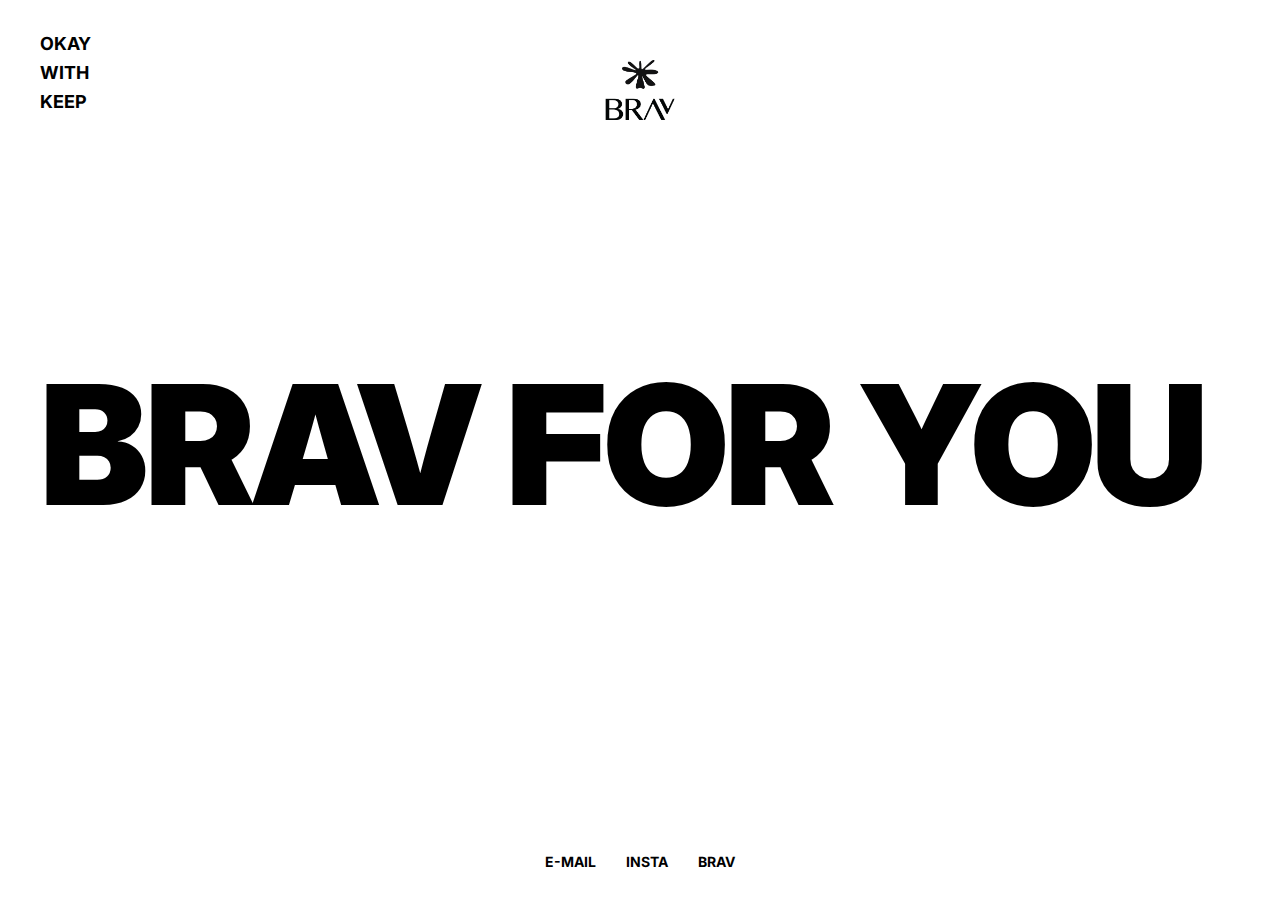
<file: index.html>
<!DOCTYPE html>
<html lang="ko">
<head>
    <meta charset="UTF-8">
    <meta name="viewport" content="width=device-width, initial-scale=1.0">
    <title>BRAV FOR YOU</title>
    <link rel="stylesheet" href="style.css">
    <link rel="preconnect" href="https://fonts.googleapis.com">
    <link rel="preconnect" href="https://fonts.gstatic.com" crossorigin>
    <link href="https://fonts.googleapis.com/css2?family=Inter:wght@400;700;900&display=swap" rel="stylesheet">
    <link href="https://fonts.googleapis.com/css2?family=Montserrat:wght@700;900&display=swap" rel="stylesheet">
</head>
<body class="page-home">
    
    <div class="container">
        <header>
            <div class="header-left">
                <a href="okay.html">OKAY</a>
                <a href="with.html">WITH</a>
                <a href="keep.html">KEEP</a>
            </div>
            <div class="logo">
                <a href="index.html">
                    <img src="logo.png" alt="BRAV Logo" class="logo-img">
                </a>
            </div>
        </header>

        <main>
            <div class="slideshow-container">
                <img src="okay.png" class="slide" alt="Okay Hoodie">
                <img src="with.png" class="slide" alt="With Mug">
                <img src="keep.png" class="slide" alt="Keep Notebook">
                <img src="keep2.png" class="slide slide-pen" alt="Keep Pen"> 
            </div>

            <div class="main-title-wrapper">
                <h1 class="main-title">BRAV FOR YOU</h1>
            </div>
        </main>

        <footer>
            <div class="footer-links">
                <a href="mailto:leehyeji0916@gmail.com">E-MAIL</a>
                <a href="https://www.instagram.com/neulz.ip" target="_blank">INSTA</a>
                <a href="about.html">BRAV</a>
            </div>
        </footer>
    </div>

    <script src="script.js"></script>
</body>
</html>
</file>
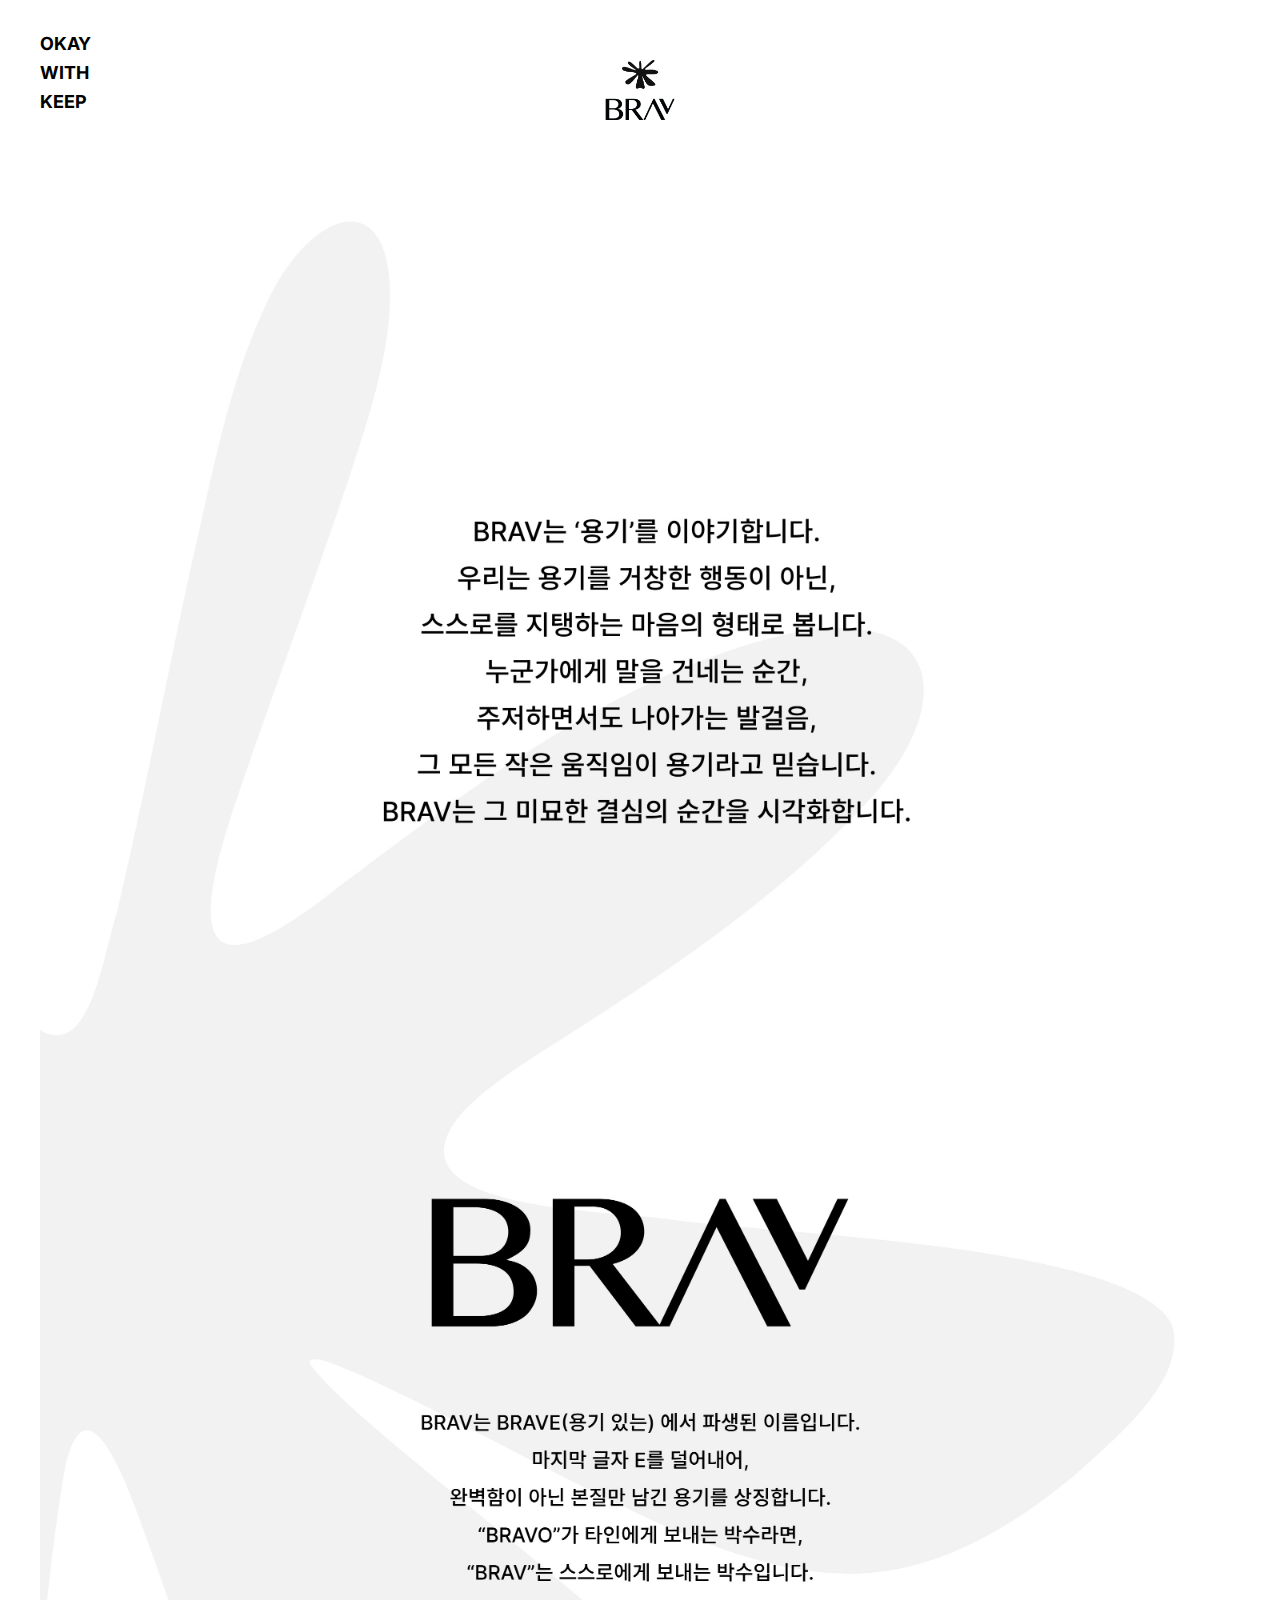
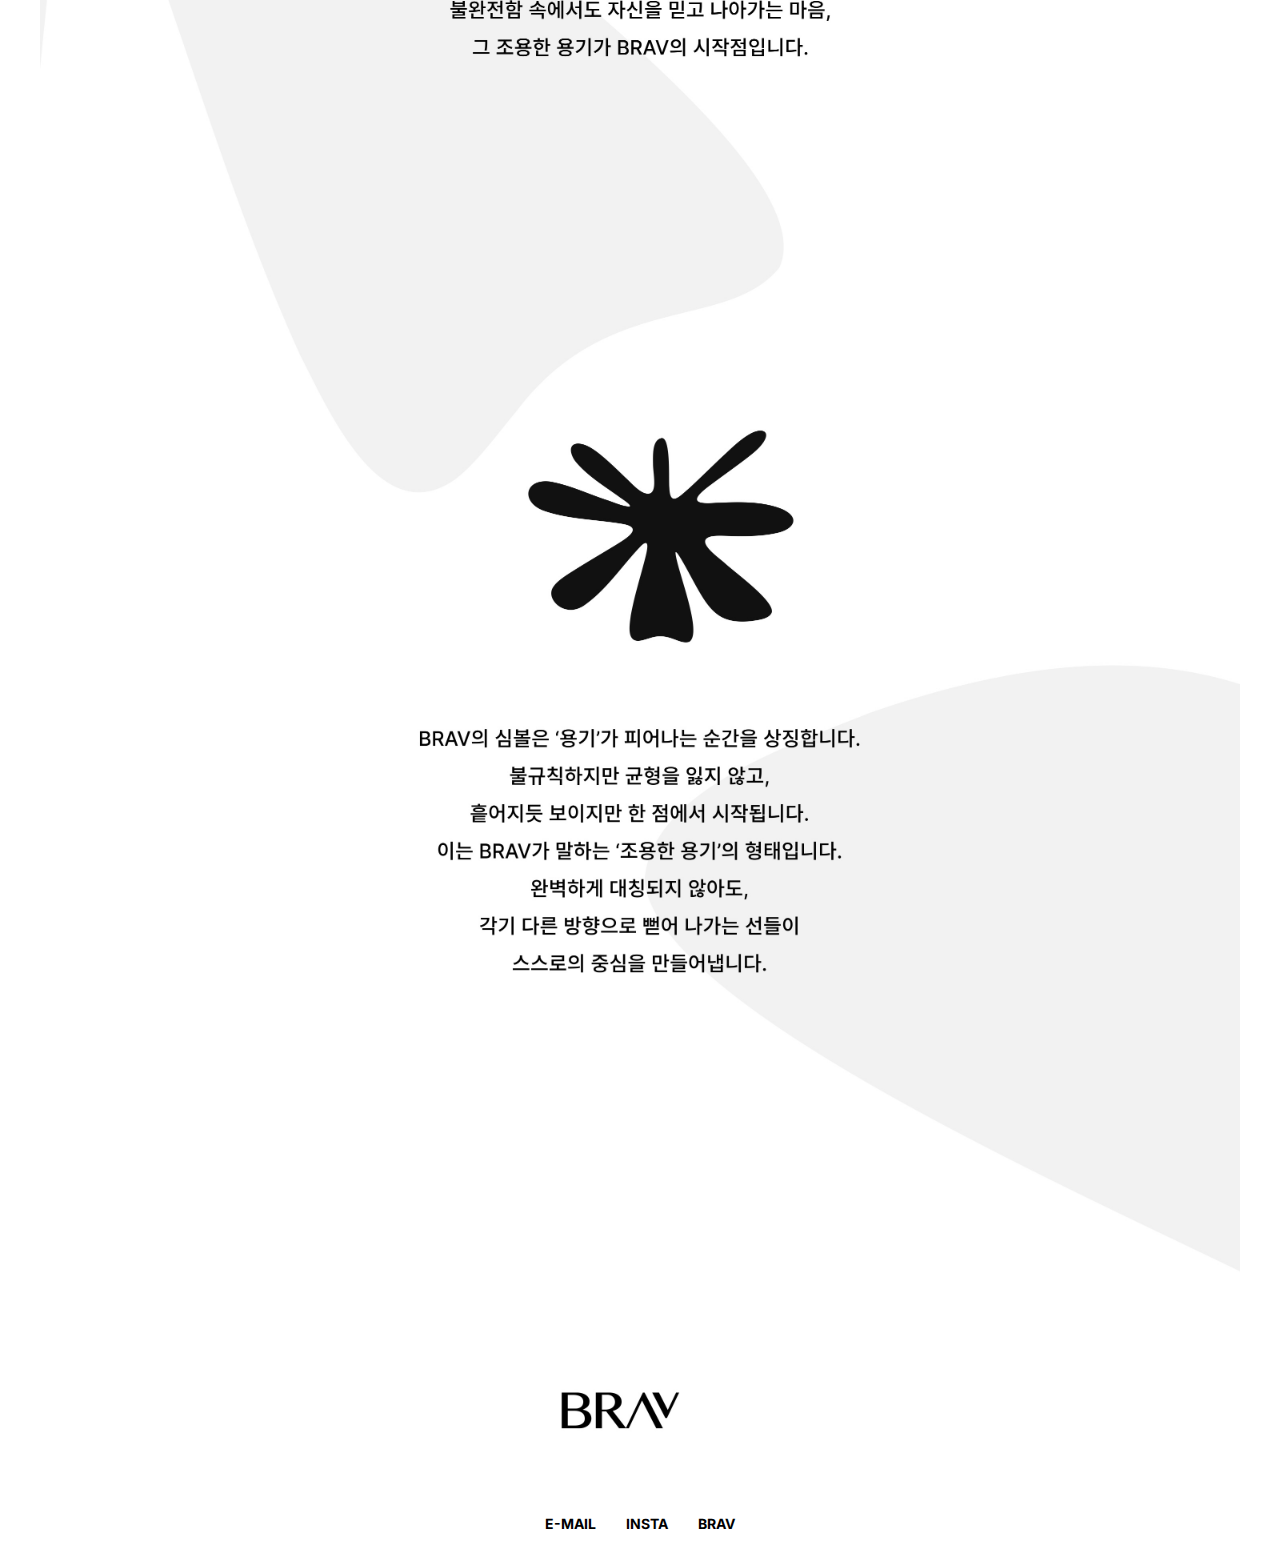
<file: about.html>
<!DOCTYPE html>
<html lang="ko">
<head>
    <meta charset="UTF-8">
    <meta name="viewport" content="width=device-width, initial-scale=1.0">
    <title>ABOUT BRAV - BRAV FOR YOU</title>
    <link rel="stylesheet" href="style.css">
    <link rel="preconnect" href="https://fonts.googleapis.com">
    <link rel="preconnect" href="https://fonts.gstatic.com" crossorigin>
    <link href="https://fonts.googleapis.com/css2?family=Inter:wght@400;700;900&display=swap" rel="stylesheet">
    <link href="https://fonts.googleapis.com/css2?family=Montserrat:wght@700;900&display=swap" rel="stylesheet">
</head>
<body class="page-about"> 
    
    <div class="container">
        <header>
            <div class="header-left">
                <a href="okay.html">OKAY</a>
                <a href="with.html">WITH</a>
                <a href="keep.html">KEEP</a>
            </div>
            <div class="logo">
                <a href="index.html">
                    <img src="logo.png" alt="BRAV Logo - Go to Home" class="logo-img">
                </a>
            </div>
        </header>

        <main class="about-main">
            <img src="info1.jpg" alt="Brand Philosophy" class="about-info-image">
        </main>

        <footer>
            <div class="footer-links">
                <a href="mailto:leehyeji0916@gmail.com">E-MAIL</a>
                <a href="https://www.instagram.com/neulz.ip" target="_blank">INSTA</a>
                <a href="about.html">BRAV</a>
            </div>
        </footer>
    </div>
</body>
</html>
</file>
<file: style.css>
/* Google Fonts에서 폰트 가져오기 */
@import url('https://fonts.googleapis.com/css2?family=Inter:wght@400;700;900&display=swap');
@import url('https://fonts.googleapis.com/css2?family=Montserrat:wght@700;900&display=swap');

/* --------------------
   기본 스타일 초기화
   -------------------- */
body, html {
    margin: 0;
    padding: 0;
    width: 100%;
    min-height: 100vh; 
    background-color: #ffffff;
    color: #000000;
    font-family: 'Inter', 'Helvetica', 'Arial', sans-serif;
    box-sizing: border-box; 
    overflow-x: hidden;
}

*, *:before, *:after {
    box-sizing: inherit;
}

a {
    color: inherit;
    text-decoration: none;
}

/* 전역 이미지 왜곡 방지 */
img {
    max-width: 100%;
    height: auto;      /* 비율 유지 */
    display: block;    /* 인라인 간격/레인 보정 */
}

/* --------------------
   전체 레이아웃
   -------------------- */
.container {
    width: 100%;
    min-height: 100vh; 
    padding: 30px 40px; 
    display: flex;
    flex-direction: column; 
    position: relative; 
    z-index: 2; 
}

/* --------------------
   1. 헤더 (상단) - (헤더 크기 유지)
   -------------------- */
header {
    display: flex;
    justify-content: space-between; 
    align-items: center; 
    width: 100%;
    font-size: 16px; 
    font-weight: 700;
    text-transform: uppercase; 
    position: relative; 
    z-index: 100;
}

.header-left { }
.header-left a {
    display: block; 
    font-size: 18px; 
    line-height: 1.6; 
    text-decoration: none; 
    color: #000000; 
    font-weight: 700;
}
.header-left a:hover {
    text-decoration: underline;
}

header .logo {
    text-align: center;
    position: absolute; 
    left: 50%;
    top: 30px; 
    transform: translateX(-50%); 
}

header .logo-img {
    height: 60px; 
    width: auto;
    display: block; 
}


/* --------------------
   2. 메인 (페이지별 분리)
   -------------------- */
.page-home main {
    flex-grow: 1; 
    display: flex;
    align-items: center; 
    justify-content: center; 
    text-align: left; 
    position: relative;
    margin-top: -100px; 
    margin-bottom: -50px;
}
.page-home .main-title-wrapper {
    width: 100%;
    overflow: hidden; 
    position: relative;
    z-index: 10;
}
.page-home .main-title {
    font-size: 13vw; 
    font-weight: 900;
    line-height: 0.9; 
    letter-spacing: -0.02em; 
    margin: 0; 
    white-space: nowrap; 
}

.page-product main {
    width: 100%;
    padding: 60px 0; 
}

.page-about main {
    width: 100%;
    padding: 40px 0; 
    flex-grow: 1; 
    display: flex; 
    justify-content: center;
    align-items: flex-start; 
}


/* --------------------
   3. 푸터 (하단)
   -------------------- */
footer {
    display: flex;
    justify-content: center; 
    width: 100%;
    font-size: 14px; 
    font-weight: 700;
    text-transform: uppercase;
    position: relative;
    z-index: 100;
    margin-top: auto; 
    padding-top: 30px; 
}
.footer-links {
    display: flex;
    gap: 30px; 
}
.footer-links a:hover {
    text-decoration: underline; 
}


/* --------------------
   5. 슬라이드쇼 (index.html 전용)
   -------------------- */
.page-home .slideshow-container {
    position: absolute;
    top: 0;
    left: 0;
    width: 100%;
    height: 100%;
    z-index: 20;
}

/* 기본 슬라이드 (후드, 머그, 펜의 기본 위치 - 중앙) */
.page-home .slide {
    position: absolute;
    left: 50%; 
    top: 50%;  
    transform: translate(-50%, -50%); 
    
    max-width: 45vw; 
    max-height: 80vh; 
    object-fit: contain; 
    opacity: 0; 
    animation-name: fadeSlide;
    animation-duration: 8s; 
    animation-iteration-count: infinite; 
}

.page-home .slide:nth-child(1) { animation-delay: 0s; } /* okay.png (후드) */
.page-home .slide:nth-child(2) { animation-delay: 2s; } /* with.png (머그) */
.page-home .slide:nth-child(3) { animation-delay: 4s; } /* keep.png (노트북) */
.page-home .slide:nth-child(4) { animation-delay: 6s; } /* keep2.png (펜) */

@keyframes fadeSlide {
    0%    { opacity: 0; }
    6.25% { opacity: 1; }  
    25%   { opacity: 1; }  
    31.25%{ opacity: 0; }  
    100%  { opacity: 0; }
}

/* 머그 120% 크기 (with.png) */
.page-home .slide.slide-large {
    max-width: 54vw; 
    max-height: 96vh;
}

/* 노트북 특별 크기 + 위치 이동 (keep.png) */
.page-home .slide.slide-notebook {
    max-width: 75vw; 
    max-height: 130vh;
    left: 55%; 
    top: 42%;  
}

/* 펜 이미지 120% 크기 (keep2.png) */
.page-home .slide.slide-pen {
    max-width: 36vw; 
    max-height: 72vh;
}


/* --------------------
   6. 상품 페이지 스타일 (okay, keep, with 공통)
   -------------------- */
.product-details {
    display: flex;
    align-items: center;
    justify-content: center;
    gap: 50px; 
    width: 100%;
    max-width: 1100px; 
    margin: 0 auto;
    padding: 20px;
    flex-wrap: wrap; 
}

.product-image-wrapper {
    flex: 1; 
    min-width: 300px; 
    text-align: center; /* (✅ 수정) 내부 요소 중앙 정렬 */
    position: relative; 
    display: flex; 
    flex-direction: column; 
    align-items: center; 
}

/* (추가) 이미지 슬라이더 컨테이너 (okay.html 전용) */
.page-okay .product-image-slider {
    position: relative; 
    width: 100%;
    margin-bottom: 15px; 
    /* (추가) flexbox로 내부 이미지 중앙 정렬 */
    display: flex;
    justify-content: center;
    align-items: center;
}

.product-main-image {
    max-width: 100%;
    height: auto;
    max-height: 60vh; 
    object-fit: contain;
    transition: opacity 0.3s ease; 
    margin-bottom: 0; 
    /* (✅ 수정) display block 유지, margin auto로 가로 중앙 정렬 */
    display: block; 
    margin: 0 auto; 
}

/* (추가) 슬라이더 화살표 (okay.html 전용) */
.page-okay .slider-arrow {
    position: absolute;
    top: 50%;
    transform: translateY(-50%);
    font-size: 24px;
    font-weight: bold;
    color: #333;
    background-color: rgba(255, 255, 255, 0.5);
    padding: 10px 15px;
    border-radius: 50%;
    cursor: pointer;
    user-select: none; 
    opacity: 0.7;
    transition: opacity 0.2s;
}
.page-okay .slider-arrow:hover {
    opacity: 1;
}
.page-okay .left-arrow {
    left: 10px;
}
.page-okay .right-arrow {
    right: 10px;
}


.product-info-wrapper {
    flex: 1; 
    min-width: 300px; 
    display: flex;
    flex-direction: column;
    align-items: flex-start; 
}
.product-title {
    font-family: 'Montserrat', sans-serif;
    font-size: 32px;
    font-weight: 900;
    text-transform: uppercase;
    margin: 0 0 15px 0;
}
.product-description {
    font-size: 16px;
    line-height: 1.6;
    margin: 0 0 25px 0;
    color: #333;
}
.product-price {
    font-size: 24px;
    font-weight: 700;
    margin: 0 0 30px 0;
}
.product-buttons {
    display: flex;
    gap: 15px; 
    width: 100%;
}
.btn {
    padding: 14px 28px;
    font-size: 14px;
    font-weight: 700;
    text-transform: uppercase;
    border: 2px solid #000;
    cursor: pointer;
    transition: all 0.3s ease;
    flex-grow: 1; 
    text-align: center;
}
.btn-purchase {
    background-color: #000;
    color: #fff;
}
.btn-purchase:hover {
    background-color: #fff;
    color: #000;
}
.btn-cart {
    background-color: #fff;
    color: #000;
}
.btn-cart:hover {
    background-color: #000;
    color: #fff;
}
.type-swatches {
    display: flex;
    justify-content: center;
    gap: 15px; 
    margin-bottom: 15px; 
}
.type-swatch {
    padding: 5px 15px;
    border: 1px solid #ccc;
    border-radius: 15px; 
    font-size: 14px;
    font-weight: 700;
    cursor: pointer;
    transition: all 0.3s ease;
}
.type-swatch:hover {
    background-color: #eee;
}
.type-swatch.active {
    background-color: #000;
    color: #fff;
    border-color: #000;
}
.color-swatches {
    display: flex;
    justify-content: center;
    gap: 10px;
    margin-top: 15px; 
}
.swatch {
    width: 30px;
    height: 30px;
    border-radius: 50%;
    cursor: pointer;
    border: 2px solid #eee;
    transition: transform 0.2s ease;
}
.swatch:hover {
    transform: scale(1.1);
}
.swatch.black { 
    background-color: #000;
}
.swatch.white {
    background-color: #fff;
    border: 2px solid #ccc; 
}
.swatch.gray {
    background-color: #808080; 
    border: 2px solid #666; 
}
.swatch.active {
    border: 3px solid #007bff; 
    box-shadow: 0 0 5px rgba(0,123,255,0.5);
}
.product-options {
    display: flex; 
    gap: 20px; 
    margin-bottom: 25px; 
    width: 100%;
}
.option-group {
    flex: 1; 
    display: flex;
    flex-direction: column;
}
.option-group label {
    font-size: 12px;
    font-weight: 700;
    text-transform: uppercase;
    margin-bottom: 8px;
    color: #555;
}
.option-group select {
    padding: 10px;
    border: 1px solid #ccc;
    border-radius: 4px;
    font-size: 16px;
    font-family: 'Inter', sans-serif;
    width: 100%;
    cursor: pointer;
}
.page-keep .product-image-wrapper.pen-selected .color-swatches {
    display: none;
}
.page-keep .product-info-wrapper.pen-selected .product-options .color-option {
    display: none;
}
.page-keep .product-image-wrapper.pen-selected .type-swatches {
    margin-bottom: 0; 
}
.gift-message {
    width: 100%;
    margin-top: 25px; 
}
.gift-message-controls {
    display: flex; 
    align-items: center; 
}
.gift-message-controls label {
    font-size: 12px;
    font-weight: 700;
    text-transform: uppercase;
    color: #555;
    display: block; 
    margin-bottom: 0; 
    margin-right: 10px; 
    flex-shrink: 0; 
}
.gift-card-select {
    padding: 3px 6px; 
    font-size: 12px; 
    border: 1px solid #ccc;
    border-radius: 4px;
    cursor: pointer;
    max-width: 150px; 
}
.gift-message-textarea-label {
    font-size: 12px;
    font-weight: 700;
    text-transform: uppercase;
    color: #555;
    display: block;
    margin-bottom: 8px; 
    margin-top: 15px; 
}
.gift-message textarea {
    width: 100%; 
    min-height: 100px;
    padding: 10px;
    border: 1px solid #ccc;
    border-radius: 4px;
    font-size: 14px;
    font-family: 'Inter', sans-serif;
    resize: vertical; 
    box-sizing: border-box; 
}
.product-options + .product-buttons, 
.product-price + .product-buttons { 
    margin-top: 25px; 
}
.page-keep .product-info-wrapper.pen-selected .product-price + .product-buttons {
     margin-top: 25px; 
}
.product-buttons + .gift-message { 
    margin-top: 25px; 
}
.product-full-details {
    width: auto; 
    margin-left: -40px;  
    margin-right: -40px; 
    margin-top: 60px;
    margin-bottom: 0;
    padding: 40px 0 0 0; 
    border-top: 1px solid #eee; 
}
.details-title {
    font-family: 'Montserrat', sans-serif;
    font-size: 24px;
    font-weight: 900;
    text-transform: uppercase;
    text-align: center;
    margin-bottom: 40px;
    padding-left: 40px;  
    padding-right: 40px; 
}
.detail-images {
    display: flex; 
    justify-content: center; 
}
.detail-image {
    max-width: 100%; 
    height: auto; 
    display: block; 
    margin: 0 auto; 
}
.page-about .about-info-image {
    display: block; 
    max-width: 100%; 
    height: auto; 
    margin: 0 auto; 
    padding-top: 20px; 
}
</file>
